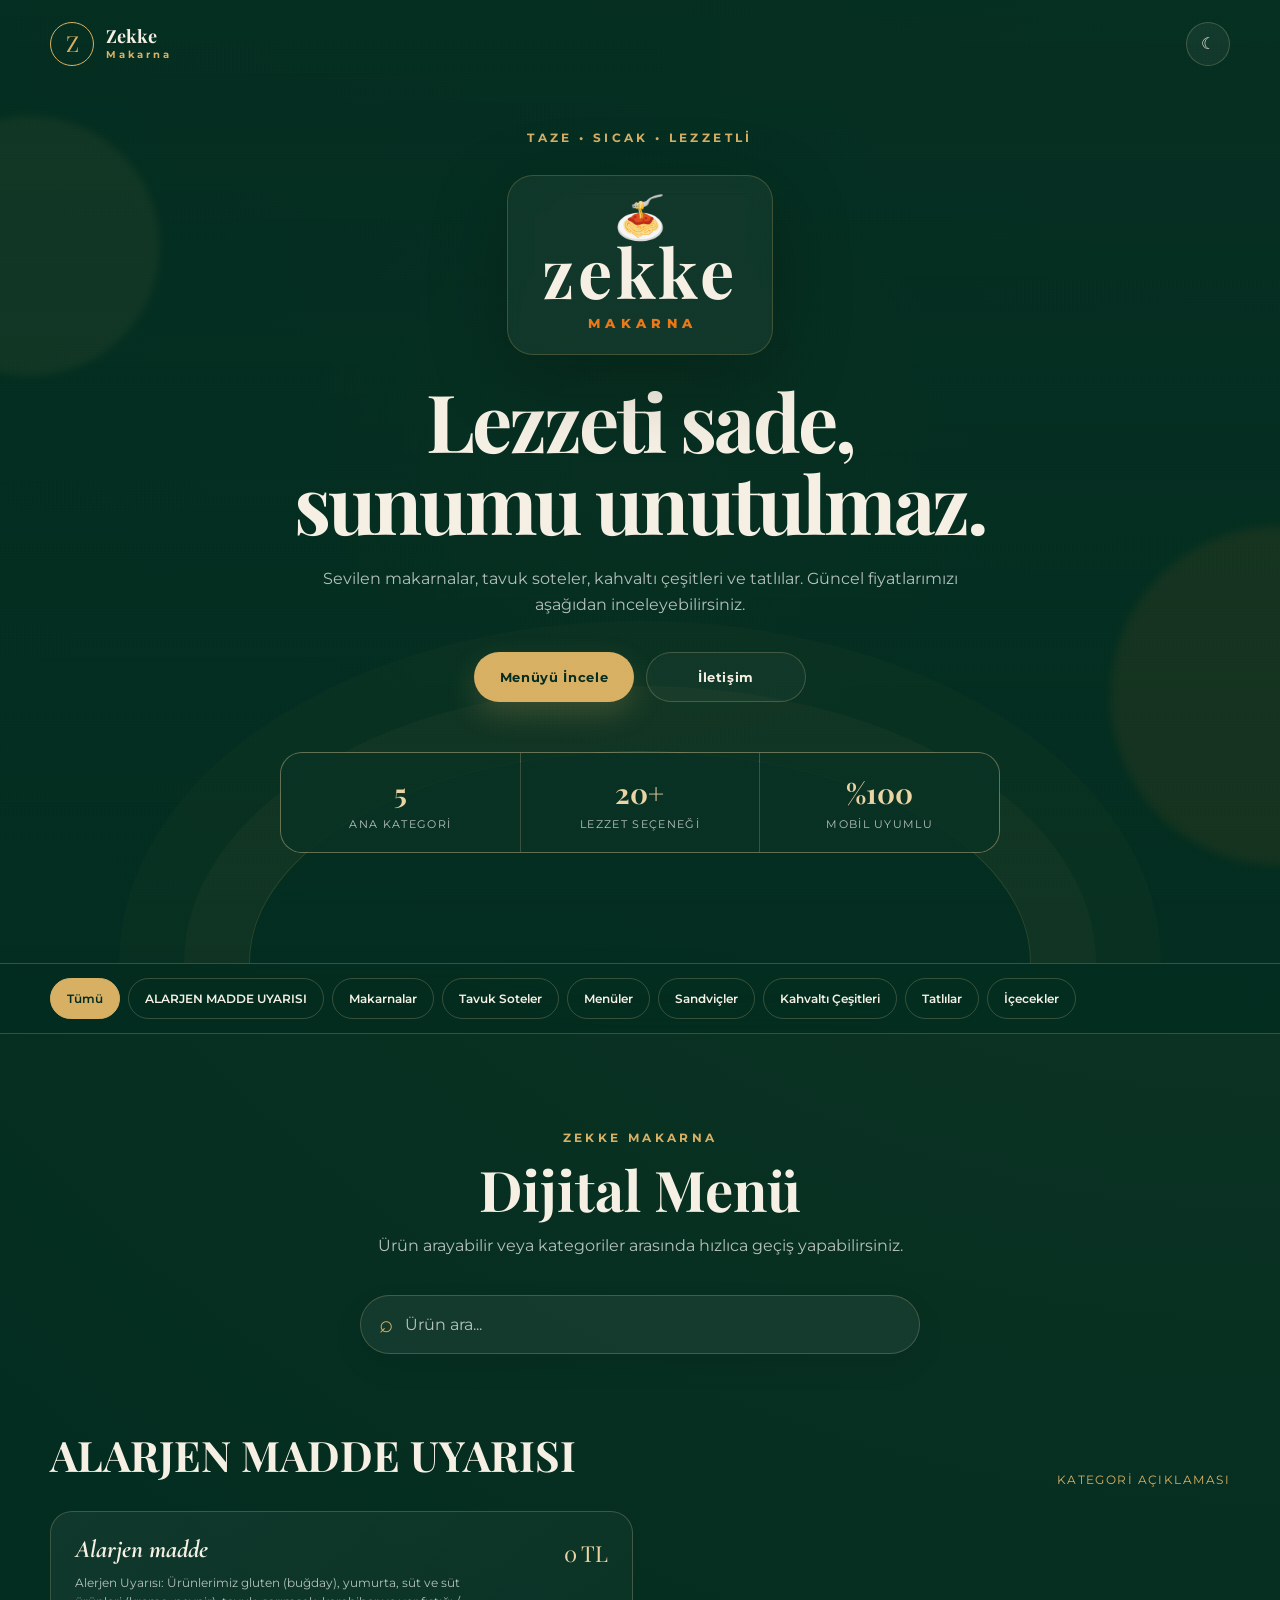
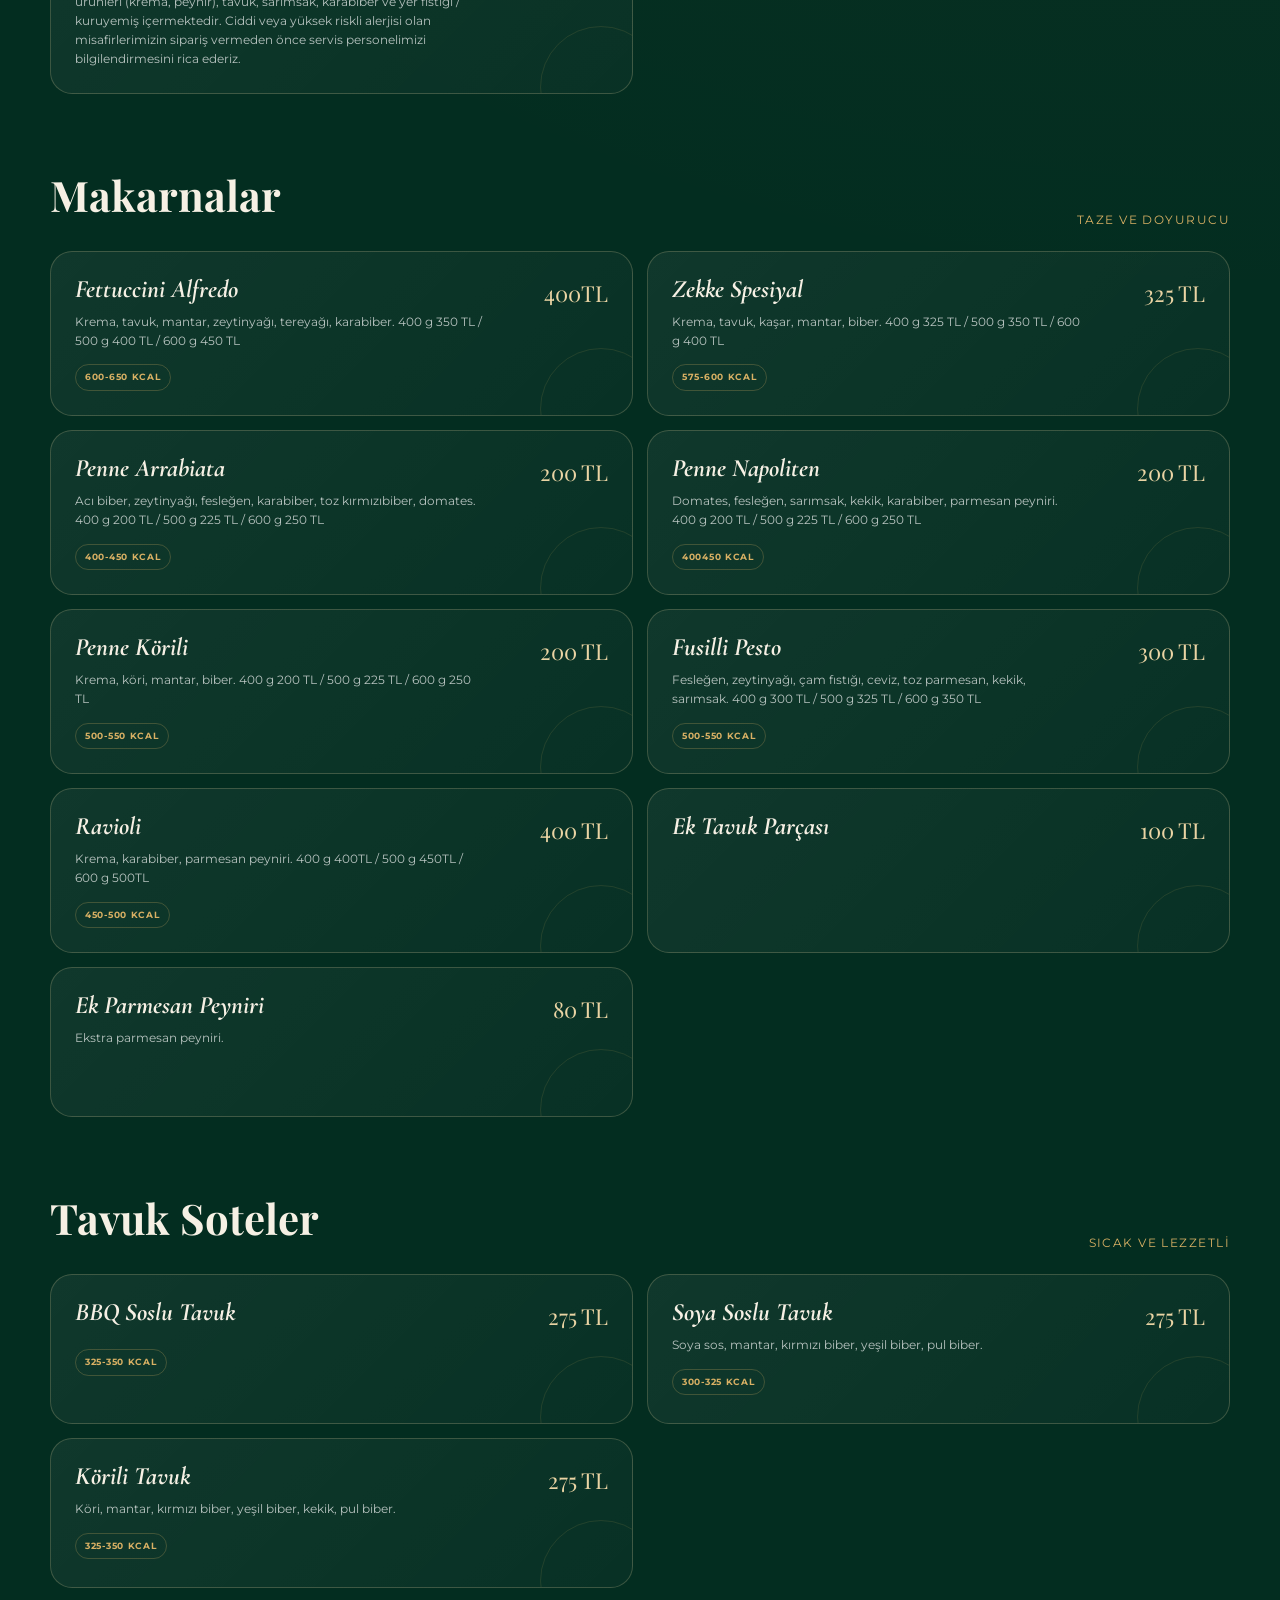
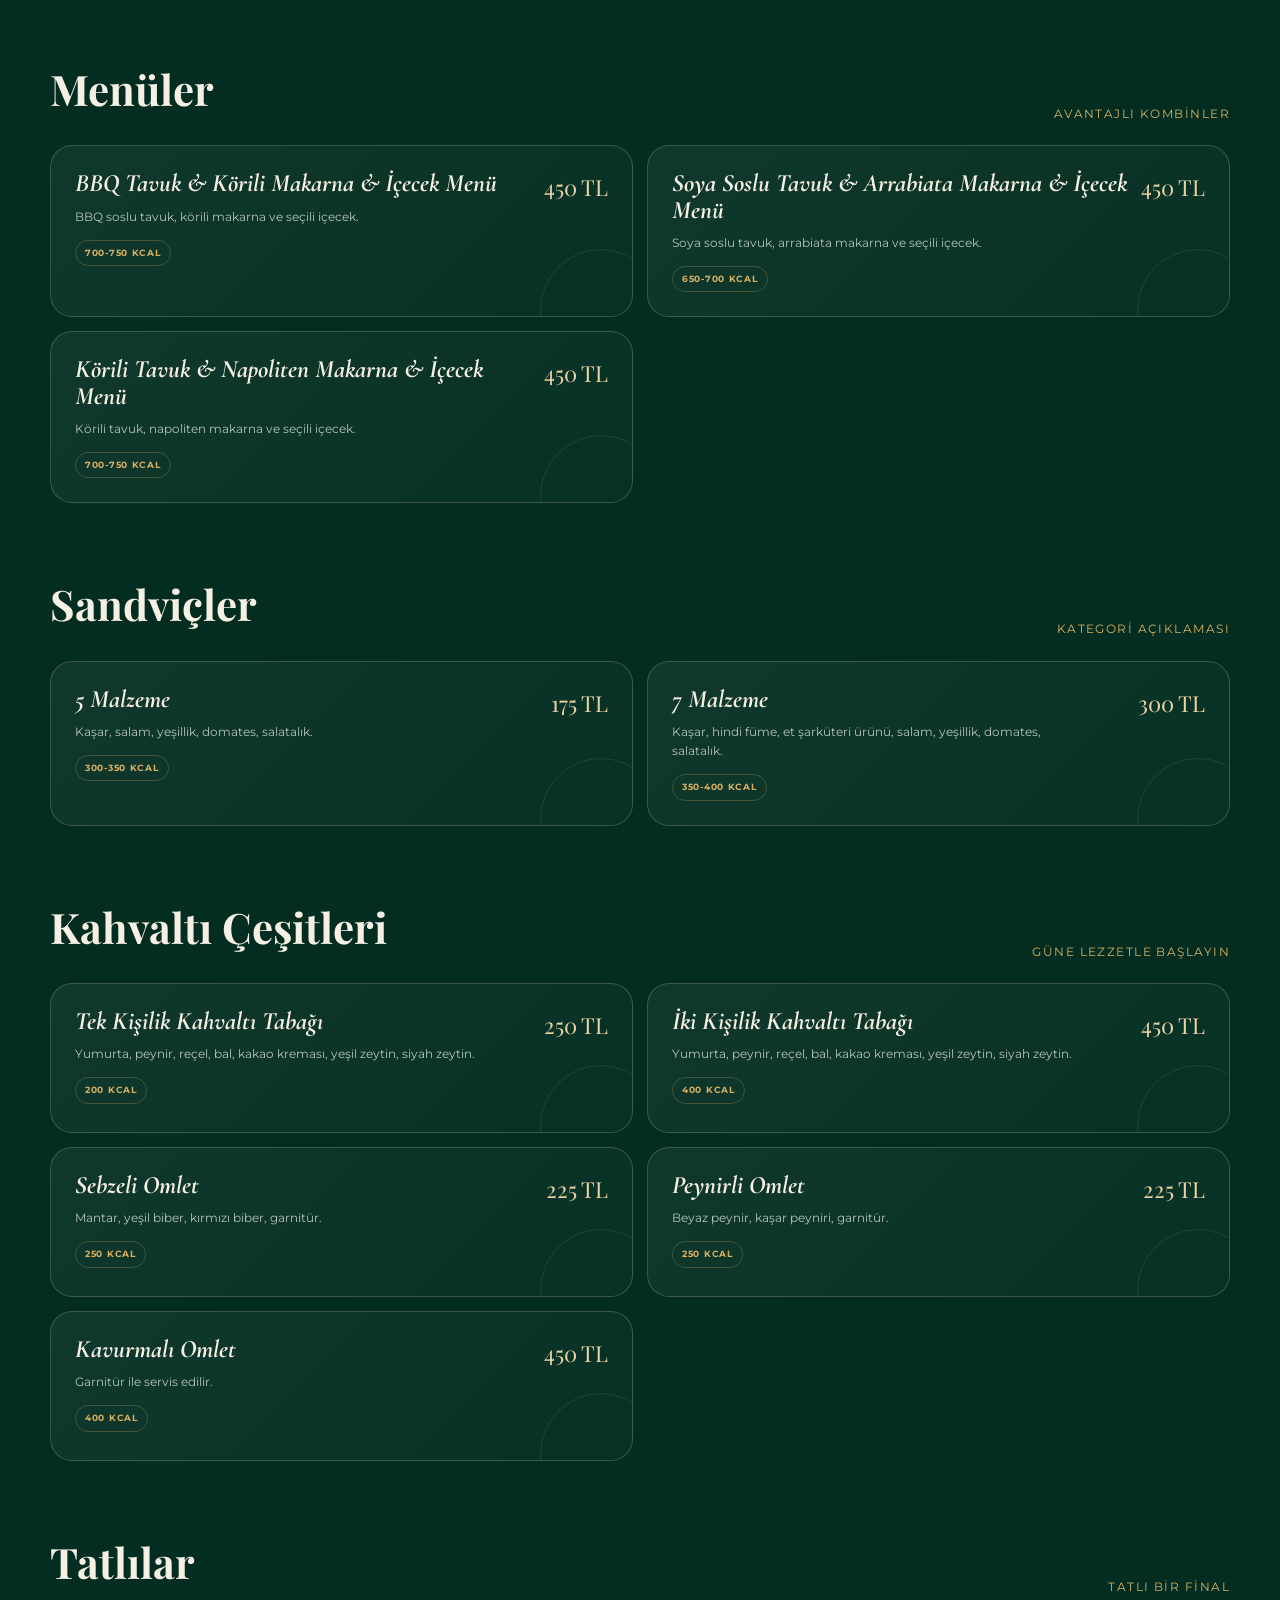
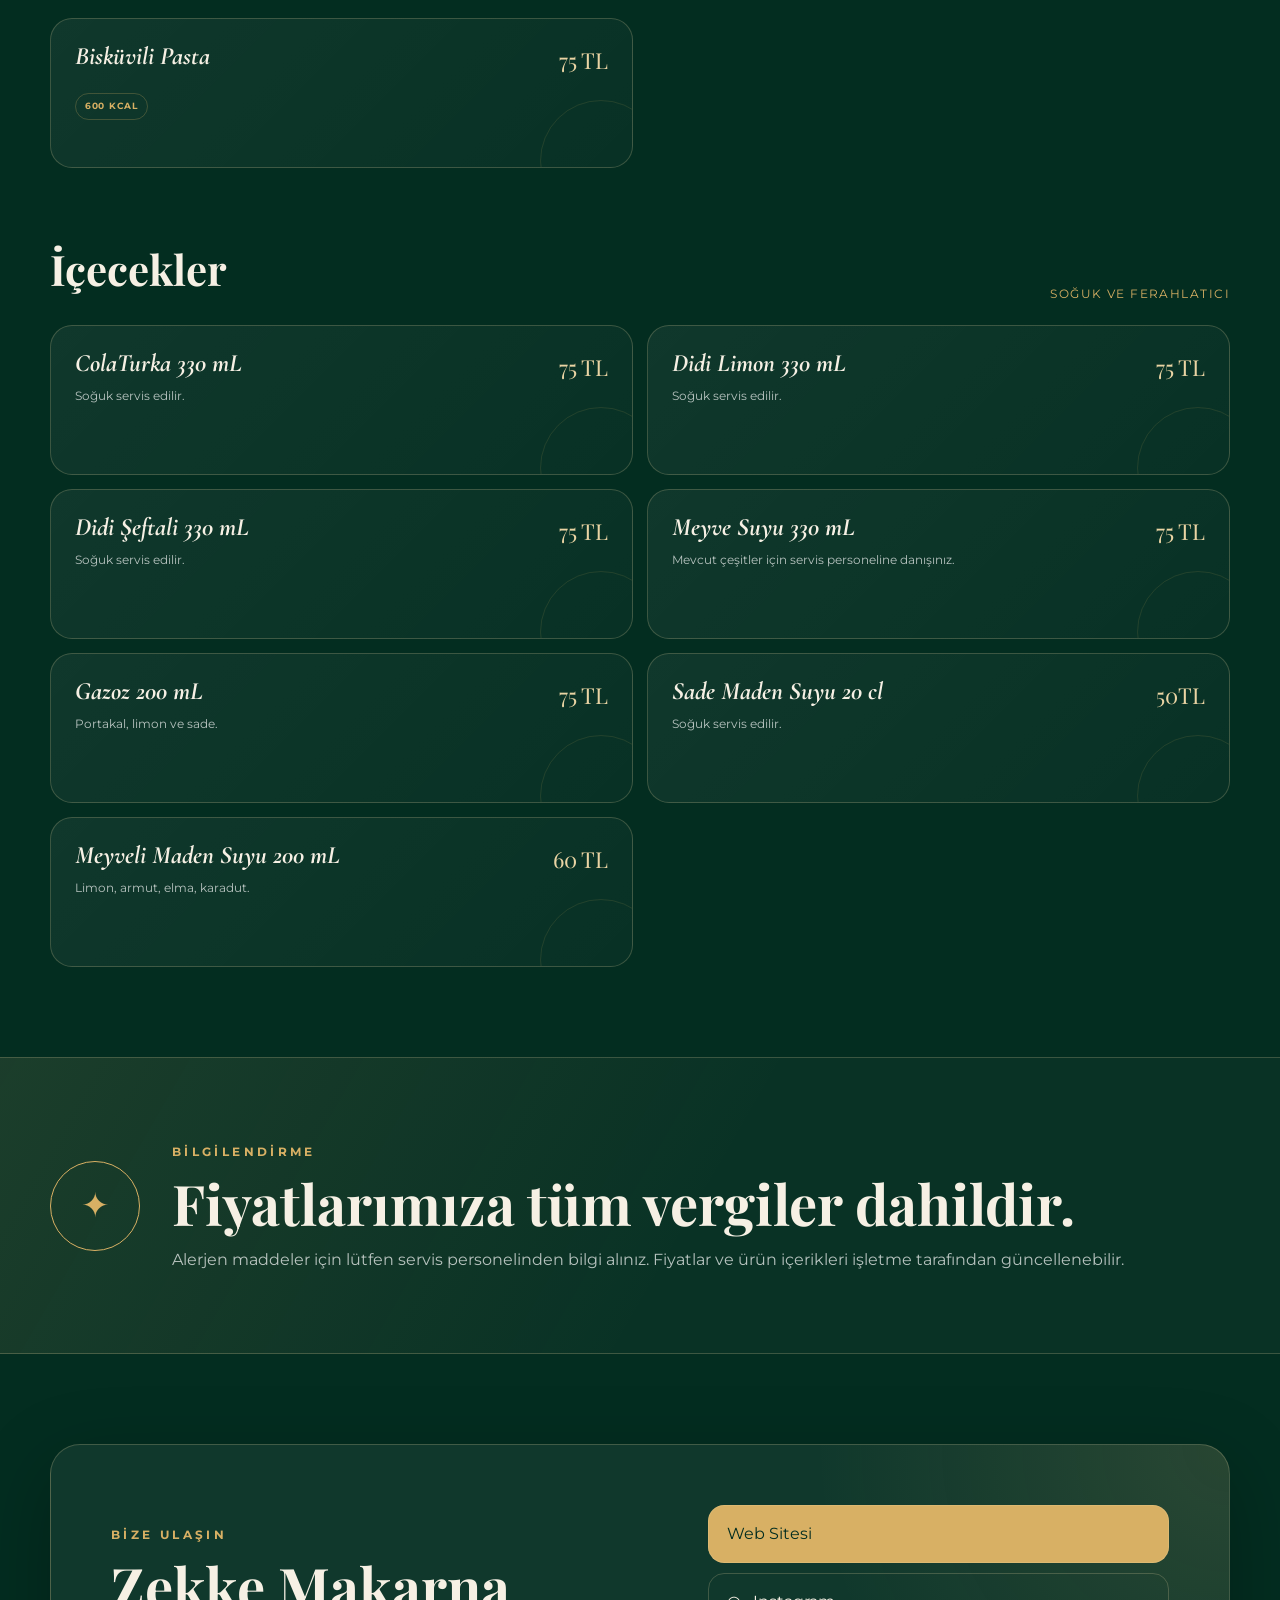
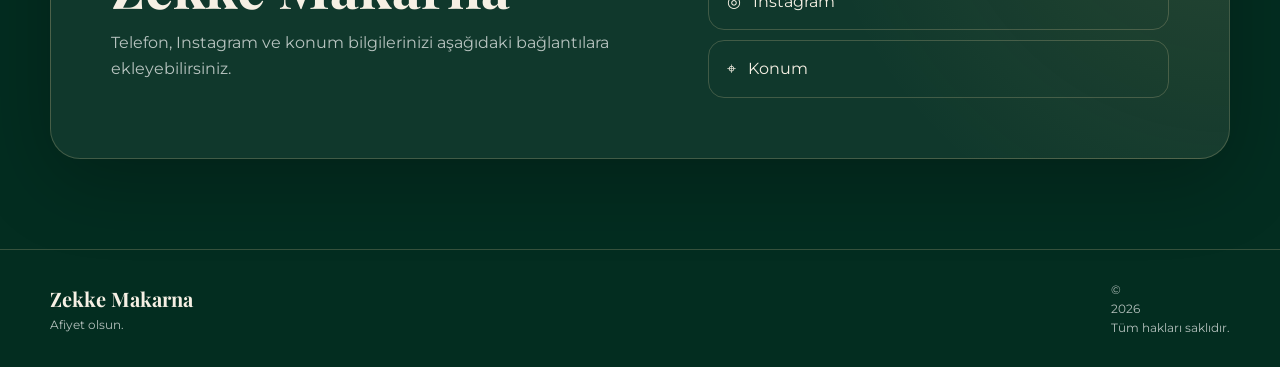
<file: index.html>
<!DOCTYPE html>
<html lang="tr">
<head>
  <meta charset="UTF-8" />
  <meta name="viewport" content="width=device-width, initial-scale=1.0" />
  <meta name="theme-color" content="#063d2b" />
  <meta name="description" content="Zekke Makarna dijital menü" />

  <title>Zekke Makarna | Dijital Menü</title>

  <link rel="preconnect" href="https://fonts.googleapis.com" />
  <link rel="preconnect" href="https://fonts.gstatic.com" crossorigin />
  <link
    href="https://fonts.googleapis.com/css2?family=Cormorant+Garamond:ital,wght@0,500;0,600;1,500;1,600&family=Montserrat:wght@400;500;600;700&family=Playfair+Display:wght@600;700&display=swap"
    rel="stylesheet"
  />

  <link rel="stylesheet" href="style.css" />
</head>

<body>
  <div class="page-noise" aria-hidden="true"></div>

  <header class="hero">
    <div class="hero__glow hero__glow--one"></div>
    <div class="hero__glow hero__glow--two"></div>

    <nav class="topbar container" aria-label="Üst menü">
      <a class="brand-mini" href="#top" aria-label="Zekke Makarna ana sayfa">
        <span class="brand-mini__mark">Z</span>
        <span>
          <strong>Zekke</strong>
          <small>Makarna</small>
        </span>
      </a>

      <button class="theme-toggle" id="themeToggle" type="button" aria-label="Tema değiştir">
        <span class="theme-toggle__icon">☾</span>
      </button>
    </nav>

    <div class="hero__content container" id="top">
      <div class="eyebrow">Taze • Sıcak • Lezzetli</div>

      <div class="logo-badge" aria-label="Zekke Makarna">
        <span class="logo-badge__fork">🍝</span>
        <span class="logo-badge__main">zekke</span>
        <span class="logo-badge__sub">MAKARNA</span>
      </div>

      <h1>Lezzeti sade,<br />sunumu unutulmaz.</h1>

      <p class="hero__text">
        Sevilen makarnalar, tavuk soteler, kahvaltı çeşitleri ve tatlılar.
        Güncel fiyatlarımızı aşağıdan inceleyebilirsiniz.
      </p>

      <div class="hero__actions">
        <a class="button button--gold" href="#menu">Menüyü İncele</a>
        <a class="button button--ghost" href="#contact">İletişim</a>
      </div>

      <div class="hero__facts">
        <div>
          <strong>5</strong>
          <span>Ana kategori</span>
        </div>
        <div>
          <strong>20+</strong>
          <span>Lezzet seçeneği</span>
        </div>
        <div>
          <strong>%100</strong>
          <span>Mobil uyumlu</span>
        </div>
      </div>
    </div>
  </header>

  <main>
    <section class="category-bar" aria-label="Menü kategorileri">
      <div class="container category-bar__inner" id="categoryButtons"></div>
    </section>

    <section class="menu-section container" id="menu">
      <div class="section-heading">
        <span class="section-kicker">Zekke Makarna</span>
        <h2>Dijital Menü</h2>
        <p>
          Ürün arayabilir veya kategoriler arasında hızlıca geçiş yapabilirsiniz.
        </p>
      </div>

      <div class="search-wrap">
        <span aria-hidden="true">⌕</span>
        <input
          type="search"
          id="searchInput"
          placeholder="Ürün ara..."
          autocomplete="off"
          aria-label="Menüde ürün ara"
        />
      </div>

      <div id="menuRoot"></div>

      <div class="empty-state" id="emptyState" hidden>
        <span>🍽️</span>
        <h3>Aradığınız ürün bulunamadı</h3>
        <p>Başka bir ürün adı deneyebilirsiniz.</p>
      </div>
    </section>

    <section class="info-banner">
      <div class="container info-banner__grid">
        <div class="info-banner__icon">✦</div>
        <div>
          <span class="section-kicker">Bilgilendirme</span>
          <h2>Fiyatlarımıza tüm vergiler dahildir.</h2>
          <p>
            Alerjen maddeler için lütfen servis personelinden bilgi alınız.
            Fiyatlar ve ürün içerikleri işletme tarafından güncellenebilir.
          </p>
        </div>
      </div>
    </section>

    <section class="contact-section container" id="contact">
      <div class="contact-card">
        <div>
          <span class="section-kicker">Bize Ulaşın</span>
          <h2>Zekke Makarna</h2>
          <p>
            Telefon, Instagram ve konum bilgilerinizi aşağıdaki bağlantılara
            ekleyebilirsiniz.
          </p>
        </div>

        <div class="contact-links">
          <!-- Aşağıdaki # işaretlerini kendi bağlantılarınızla değiştirin -->
          <a href="https://share.google/eYxhDRFVnatbPdo00" aria-label="Web Sitesi"><span>Web Sitesi</span></a>
          <a href="https://www.instagram.com/zekkemakarna/" aria-label="Instagram">◎ <span>Instagram</span></a>
          <a href="https://www.google.com/maps?gs_lcrp=EgZjaHJvbWUqBggAECMYJzIGCAAQIxgnMhAIARAuGK8BGMcBGIAEGI4FMgcIAhAAGO8FMgoIAxAAGIAEGKIEMgcIBBAAGO8FMgYIBRBFGDwyBggGEEUYPDIGCAcQRRg80gEINDAzN2owajeoAgCwAgA&um=1&ie=UTF-8&fb=1&gl=tr&sa=X&geocode=KSkO6QcfxcoUMYr3eGqU4LjA&daddr=Cevizli,+Bayraktar+Sk.+NO:7,+34865+Kartal/%C4%B0stanbul" aria-label="Konum">⌖ <span>Konum</span></a>
        </div>
      </div>
    </section>
  </main>

  <footer>
    <div class="container footer__inner">
      <div>
        <strong>Zekke Makarna</strong>
        <span>Afiyet olsun.</span>
      </div>
      <p>© <span id="year"></span> Tüm hakları saklıdır.</p>
    </div>
  </footer>

  <button class="back-to-top" id="backToTop" type="button" aria-label="Yukarı çık">
    ↑
  </button>

  <script src="script.js"></script>
</body>
</html>
</file>
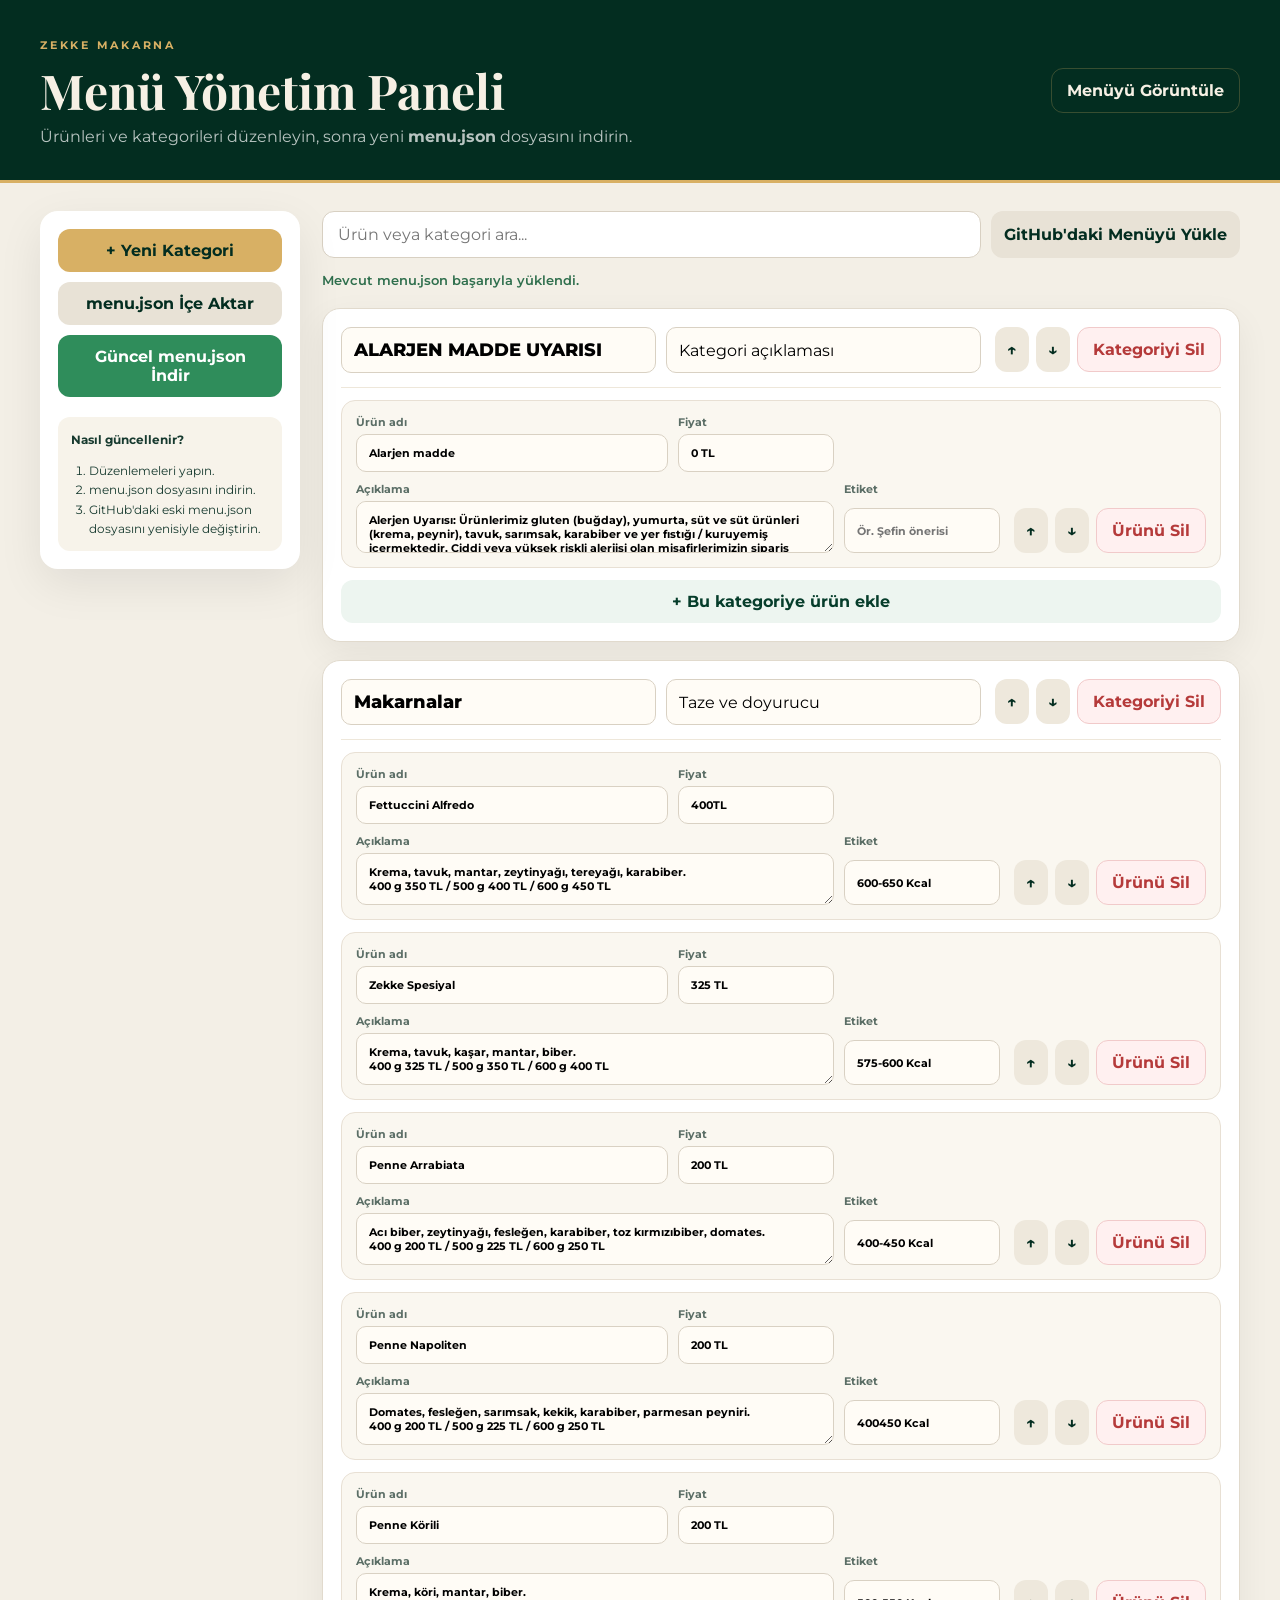
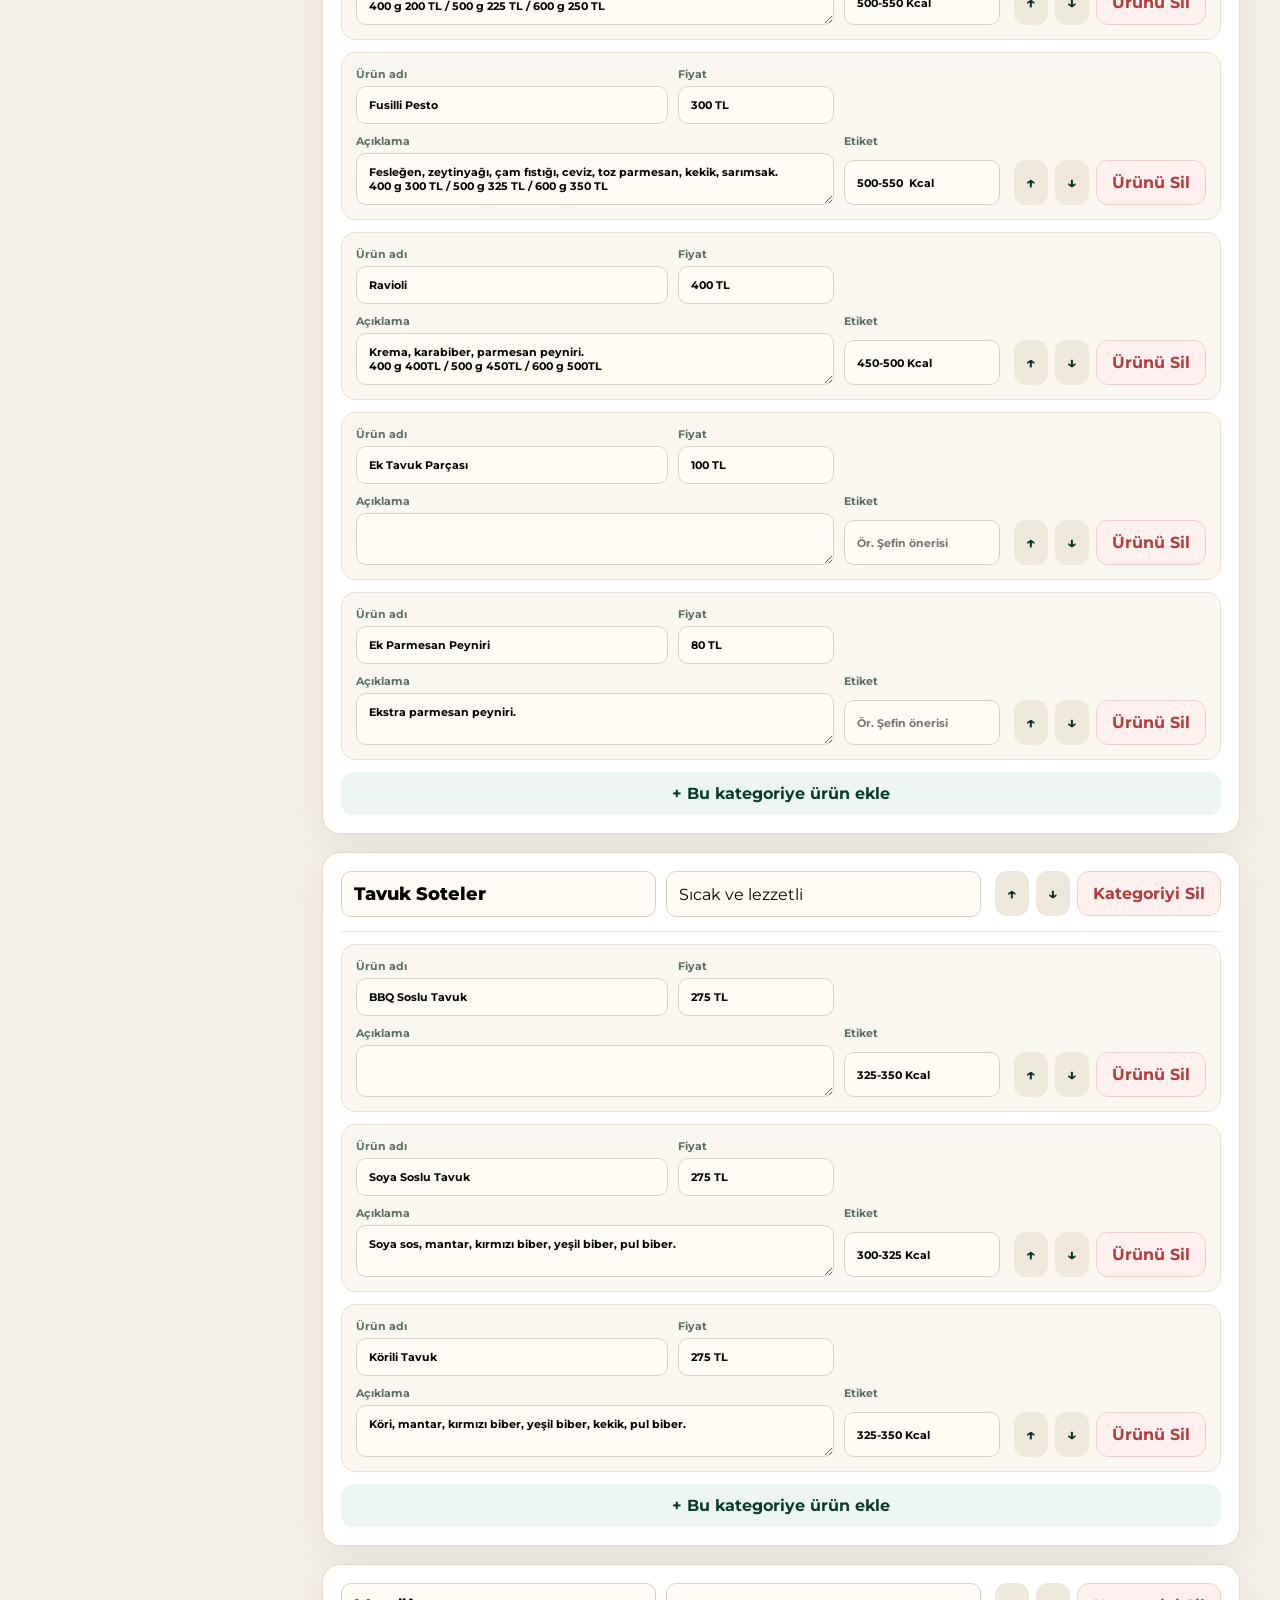
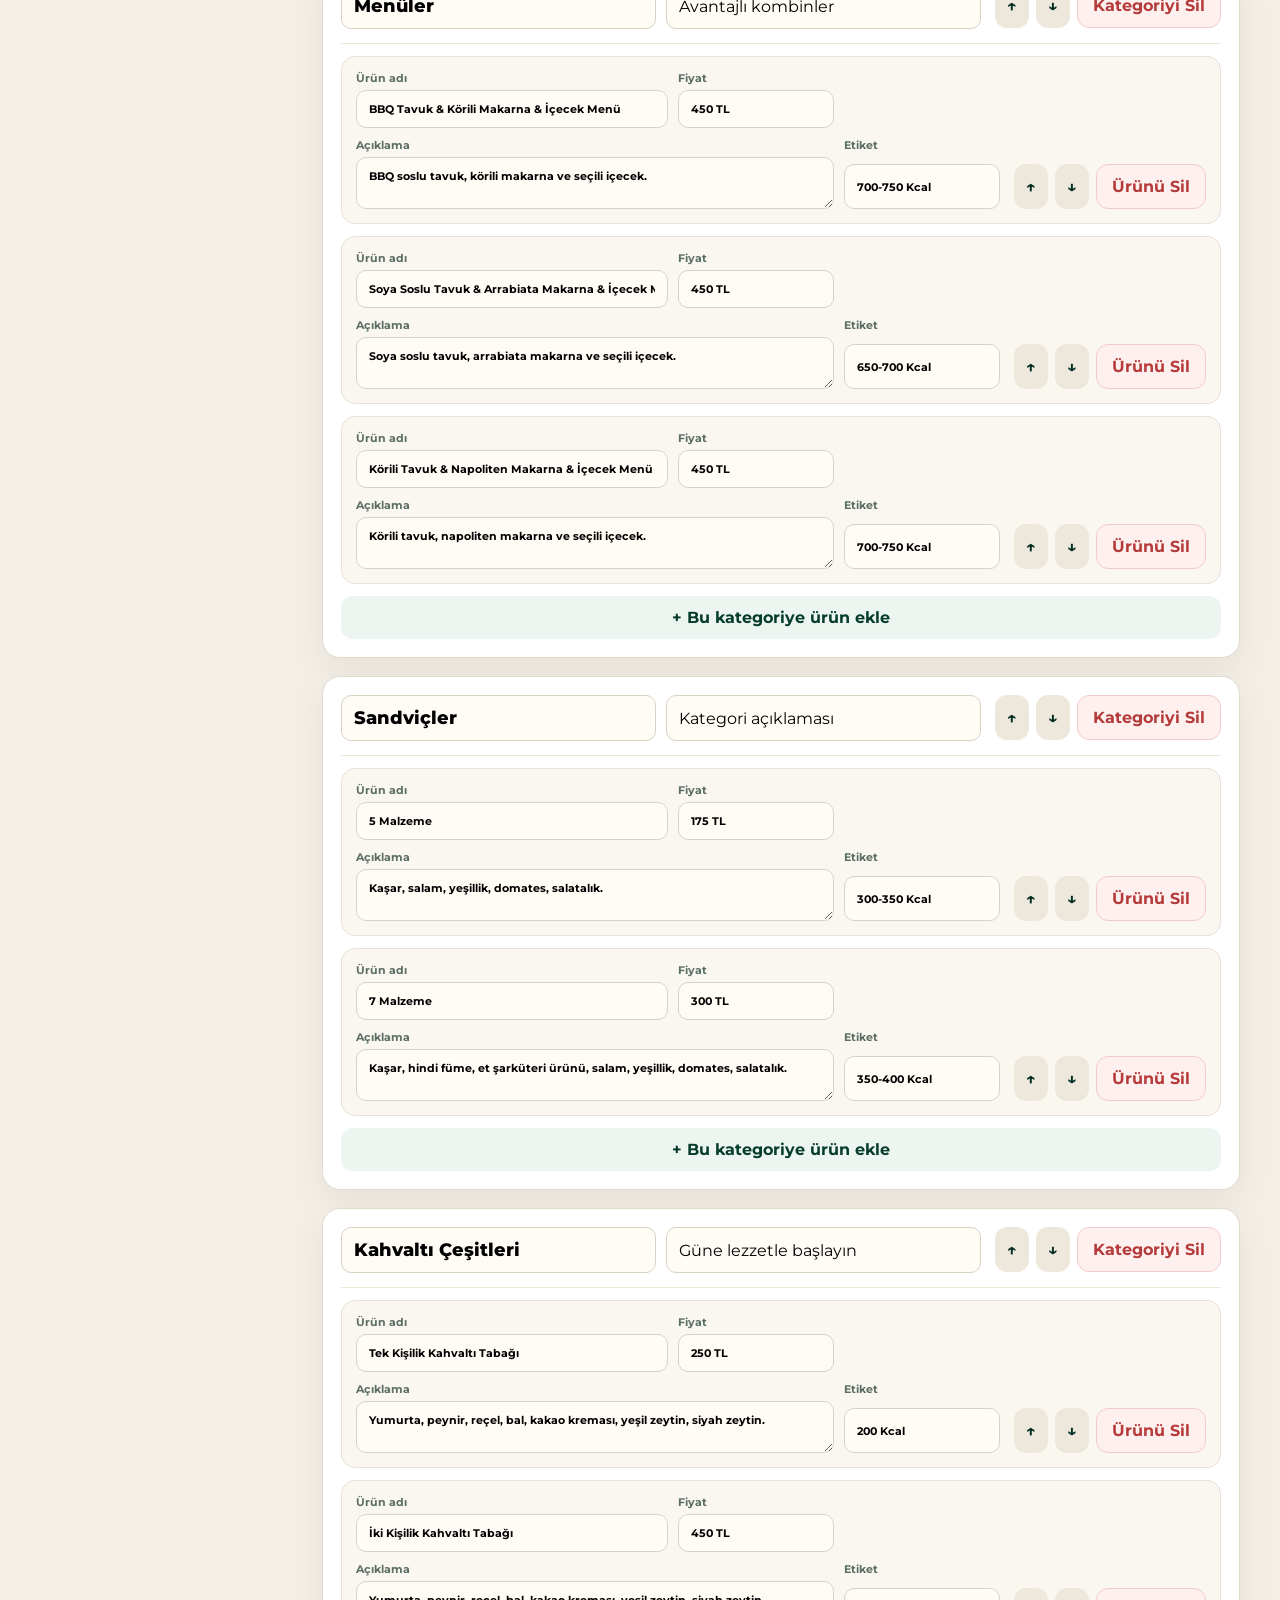
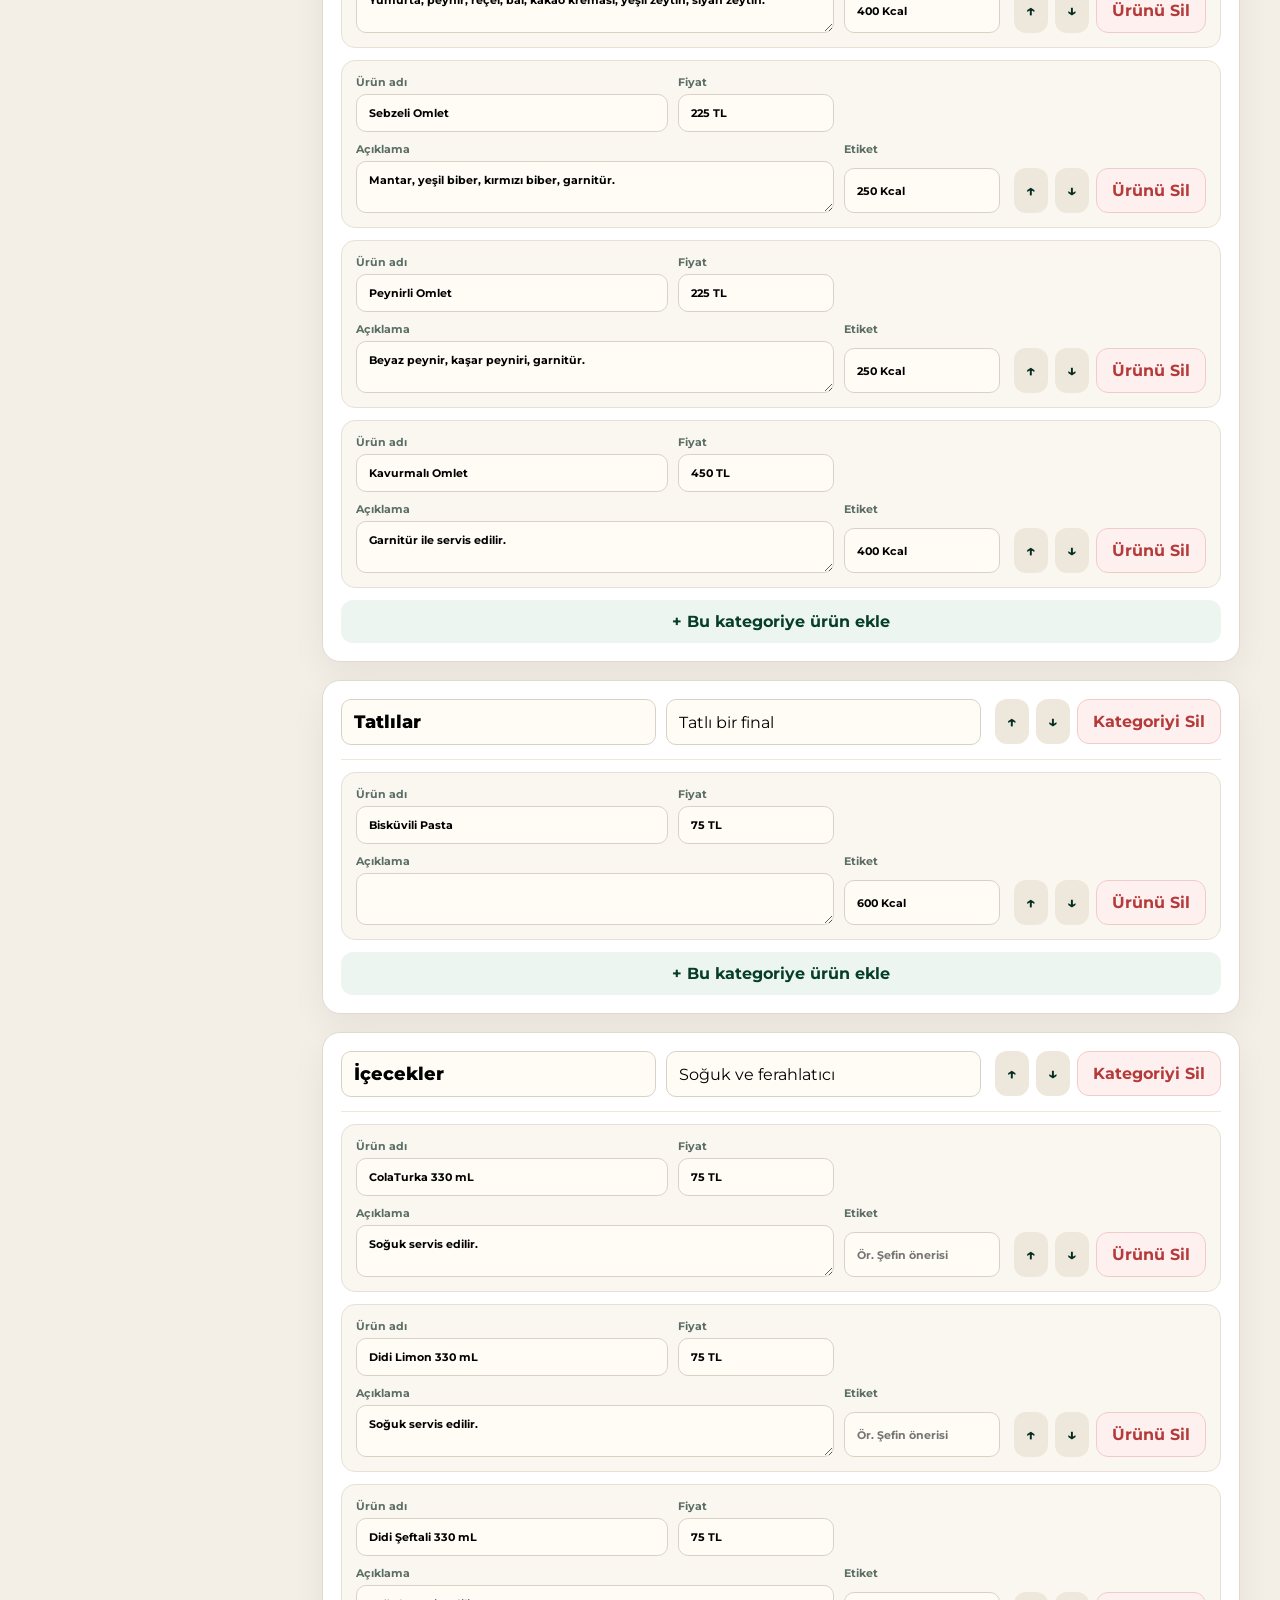
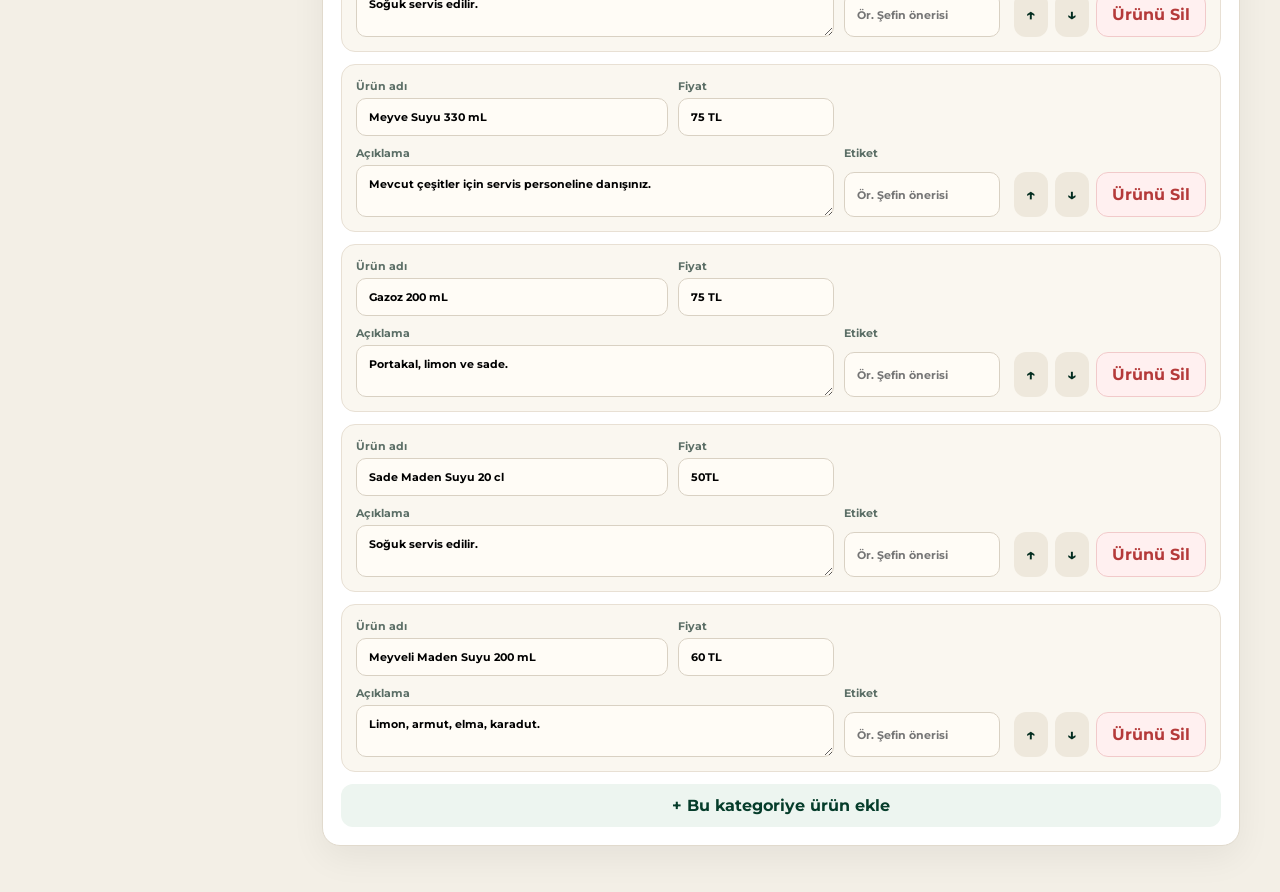
<file: admin.html>
<!DOCTYPE html>
<html lang="tr">
<head>
  <meta charset="UTF-8">
  <meta name="viewport" content="width=device-width, initial-scale=1.0">
  <title>Zekke Menü Yönetim Paneli</title>
  <link rel="preconnect" href="https://fonts.googleapis.com">
  <link rel="preconnect" href="https://fonts.gstatic.com" crossorigin>
  <link href="https://fonts.googleapis.com/css2?family=Montserrat:wght@400;500;600;700&family=Playfair+Display:wght@600;700&display=swap" rel="stylesheet">
  <link rel="stylesheet" href="admin.css">
</head>
<body>
  <header class="admin-header">
    <div>
      <span class="kicker">ZEKKE MAKARNA</span>
      <h1>Menü Yönetim Paneli</h1>
      <p>Ürünleri ve kategorileri düzenleyin, sonra yeni <strong>menu.json</strong> dosyasını indirin.</p>
    </div>
    <a class="ghost-btn" href="index.html" target="_blank">Menüyü Görüntüle</a>
  </header>

  <main class="admin-layout">
    <aside class="sidebar">
      <button class="primary-btn" id="addCategoryBtn">+ Yeni Kategori</button>
      <button class="secondary-btn" id="importBtn">menu.json İçe Aktar</button>
      <input id="fileInput" type="file" accept=".json,application/json" hidden>
      <button class="success-btn" id="downloadBtn">Güncel menu.json İndir</button>

      <div class="help">
        <strong>Nasıl güncellenir?</strong>
        <ol>
          <li>Düzenlemeleri yapın.</li>
          <li>menu.json dosyasını indirin.</li>
          <li>GitHub'daki eski menu.json dosyasını yenisiyle değiştirin.</li>
        </ol>
      </div>
    </aside>

    <section class="content">
      <div class="toolbar">
        <input id="adminSearch" type="search" placeholder="Ürün veya kategori ara...">
        <button class="secondary-btn small" id="loadServerBtn">GitHub'daki Menüyü Yükle</button>
      </div>

      <div id="status" class="status"></div>
      <div id="categories"></div>
    </section>
  </main>

  <template id="categoryTemplate">
    <section class="category-card">
      <div class="category-head">
        <div class="category-fields">
          <input class="category-title" placeholder="Kategori adı">
          <input class="category-subtitle" placeholder="Kategori alt başlığı">
        </div>
        <div class="head-actions">
          <button class="icon-btn move-up" title="Yukarı taşı">↑</button>
          <button class="icon-btn move-down" title="Aşağı taşı">↓</button>
          <button class="danger-btn delete-category">Kategoriyi Sil</button>
        </div>
      </div>
      <div class="items"></div>
      <button class="add-item-btn">+ Bu kategoriye ürün ekle</button>
    </section>
  </template>

  <template id="itemTemplate">
    <article class="item-card">
      <div class="item-grid">
        <label>Ürün adı<input class="item-name" placeholder="Ör. Penne Arrabiata"></label>
        <label>Fiyat<input class="item-price" placeholder="Ör. 250 TL"></label>
        <label class="wide">Açıklama<textarea class="item-description" rows="2"></textarea></label>
        <label>Etiket<input class="item-badge" placeholder="Ör. Şefin önerisi"></label>
      </div>
      <div class="item-actions">
        <button class="icon-btn item-up" title="Yukarı taşı">↑</button>
        <button class="icon-btn item-down" title="Aşağı taşı">↓</button>
        <button class="danger-btn delete-item">Ürünü Sil</button>
      </div>
    </article>
  </template>

  <script src="admin.js"></script>
</body>
</html>
</file>
<file: style.css>
:root {
  --green-950: #032d20;
  --green-900: #063d2b;
  --green-850: #084733;
  --green-800: #0b523b;
  --cream: #f6f0e4;
  --cream-2: #fffaf1;
  --gold: #d8b064;
  --gold-soft: #ead4a4;
  --orange: #e97819;
  --white: #ffffff;
  --text-muted: rgba(255, 255, 255, 0.7);
  --line: rgba(234, 212, 164, 0.22);
  --card: rgba(255, 255, 255, 0.055);
  --shadow: 0 22px 80px rgba(0, 0, 0, 0.24);
  --radius-xl: 30px;
  --radius-lg: 22px;
  --radius-md: 16px;
  --container: 1180px;
}

* {
  box-sizing: border-box;
}

html {
  scroll-behavior: smooth;
}

body {
  margin: 0;
  color: var(--cream);
  background:
    radial-gradient(circle at top right, rgba(216, 176, 100, 0.08), transparent 28%),
    var(--green-950);
  font-family: "Montserrat", sans-serif;
  line-height: 1.6;
  overflow-x: hidden;
}

body.light {
  --cream: #193d31;
  --cream-2: #17392e;
  --text-muted: rgba(25, 61, 49, 0.72);
  --line: rgba(6, 61, 43, 0.15);
  --card: rgba(255, 255, 255, 0.72);
  color: var(--green-950);
  background: #f5f0e5;
}

button,
input {
  font: inherit;
}

a {
  color: inherit;
  text-decoration: none;
}

.container {
  width: min(calc(100% - 32px), var(--container));
  margin-inline: auto;
}

.page-noise {
  position: fixed;
  inset: 0;
  pointer-events: none;
  opacity: 0.035;
  z-index: 999;
  background-image:
    repeating-linear-gradient(0deg, transparent, transparent 2px, #fff 3px),
    repeating-linear-gradient(90deg, transparent, transparent 3px, #fff 4px);
  mix-blend-mode: soft-light;
}

.hero {
  min-height: 92vh;
  position: relative;
  overflow: hidden;
  display: flex;
  flex-direction: column;
  background:
    linear-gradient(rgba(3, 45, 32, 0.82), rgba(3, 45, 32, 0.95)),
    radial-gradient(circle at center, rgba(233, 120, 25, 0.15), transparent 42%);
  border-bottom: 1px solid var(--line);
}

.hero::after {
  content: "";
  position: absolute;
  left: 50%;
  bottom: -210px;
  width: 780px;
  height: 420px;
  transform: translateX(-50%);
  border-radius: 50%;
  border: 1px solid rgba(216, 176, 100, 0.18);
  box-shadow:
    0 0 0 65px rgba(216, 176, 100, 0.035),
    0 0 0 130px rgba(216, 176, 100, 0.025);
}

.hero__glow {
  position: absolute;
  border-radius: 50%;
  filter: blur(4px);
  opacity: 0.6;
}

.hero__glow--one {
  width: 260px;
  height: 260px;
  top: 12%;
  left: -100px;
  background: rgba(216, 176, 100, 0.11);
}

.hero__glow--two {
  width: 340px;
  height: 340px;
  right: -170px;
  bottom: 10%;
  background: rgba(233, 120, 25, 0.12);
}

.topbar {
  height: 88px;
  display: flex;
  justify-content: space-between;
  align-items: center;
  position: relative;
  z-index: 5;
}

.brand-mini {
  display: flex;
  align-items: center;
  gap: 12px;
}

.brand-mini__mark {
  display: grid;
  place-items: center;
  width: 44px;
  height: 44px;
  border: 1px solid var(--gold);
  border-radius: 50%;
  color: var(--gold);
  font-family: "Playfair Display", serif;
  font-size: 22px;
}

.brand-mini strong,
.brand-mini small {
  display: block;
  line-height: 1.05;
}

.brand-mini strong {
  font-family: "Playfair Display", serif;
  font-size: 18px;
}

.brand-mini small {
  margin-top: 4px;
  color: var(--gold);
  font-size: 10px;
  font-weight: 700;
  letter-spacing: 0.28em;
}

.theme-toggle {
  width: 44px;
  height: 44px;
  border: 1px solid var(--line);
  border-radius: 50%;
  background: rgba(255, 255, 255, 0.05);
  color: var(--cream);
  cursor: pointer;
  transition: 0.25s ease;
}

.theme-toggle:hover {
  border-color: var(--gold);
  transform: translateY(-2px);
}

.hero__content {
  flex: 1;
  position: relative;
  z-index: 3;
  display: flex;
  flex-direction: column;
  align-items: center;
  justify-content: center;
  text-align: center;
  padding: 40px 0 110px;
}

.eyebrow,
.section-kicker {
  color: var(--gold);
  font-size: 12px;
  font-weight: 700;
  letter-spacing: 0.28em;
  text-transform: uppercase;
}

.logo-badge {
  margin: 28px 0 24px;
  display: inline-flex;
  flex-direction: column;
  align-items: center;
  padding: 20px 34px;
  border-radius: 26px;
  border: 1px solid rgba(216, 176, 100, 0.24);
  background: rgba(255, 255, 255, 0.045);
  box-shadow: var(--shadow);
  backdrop-filter: blur(10px);
}

.logo-badge__fork {
  font-size: 42px;
  line-height: 1;
  margin-bottom: 2px;
}

.logo-badge__main {
  font-family: "Playfair Display", serif;
  font-weight: 700;
  font-size: clamp(42px, 8vw, 68px);
  line-height: 0.9;
  letter-spacing: 0.06em;
}

.logo-badge__sub {
  color: var(--orange);
  font-weight: 800;
  font-size: 13px;
  letter-spacing: 0.42em;
  margin-top: 12px;
  margin-left: 0.42em;
}

.hero h1 {
  max-width: 840px;
  margin: 0;
  font-family: "Playfair Display", serif;
  font-size: clamp(42px, 8vw, 80px);
  line-height: 1.02;
  letter-spacing: -0.035em;
}

.hero__text {
  max-width: 660px;
  margin: 24px auto 0;
  color: var(--text-muted);
  font-size: 16px;
}

.hero__actions {
  display: flex;
  flex-wrap: wrap;
  justify-content: center;
  gap: 12px;
  margin-top: 34px;
}

.button {
  min-width: 160px;
  padding: 14px 22px;
  border-radius: 999px;
  border: 1px solid transparent;
  font-size: 13px;
  font-weight: 700;
  letter-spacing: 0.05em;
  transition: 0.25s ease;
}

.button:hover {
  transform: translateY(-3px);
}

.button--gold {
  background: var(--gold);
  color: var(--green-950);
  box-shadow: 0 12px 30px rgba(216, 176, 100, 0.2);
}

.button--ghost {
  border-color: var(--line);
  background: rgba(255, 255, 255, 0.03);
}

.hero__facts {
  margin-top: 50px;
  display: grid;
  grid-template-columns: repeat(3, 1fr);
  gap: 1px;
  width: min(720px, 100%);
  border: 1px solid var(--line);
  border-radius: var(--radius-lg);
  overflow: hidden;
  background: var(--line);
}

.hero__facts > div {
  padding: 18px 14px;
  background: rgba(3, 45, 32, 0.87);
}

.hero__facts strong,
.hero__facts span {
  display: block;
}

.hero__facts strong {
  color: var(--gold-soft);
  font-family: "Playfair Display", serif;
  font-size: 28px;
}

.hero__facts span {
  color: var(--text-muted);
  font-size: 11px;
  text-transform: uppercase;
  letter-spacing: 0.12em;
}

.category-bar {
  position: sticky;
  top: 0;
  z-index: 30;
  border-bottom: 1px solid var(--line);
  background: rgba(3, 45, 32, 0.86);
  backdrop-filter: blur(16px);
}

body.light .category-bar {
  background: rgba(245, 240, 229, 0.88);
}

.category-bar__inner {
  display: flex;
  gap: 8px;
  overflow-x: auto;
  padding-block: 14px;
  scrollbar-width: none;
}

.category-bar__inner::-webkit-scrollbar {
  display: none;
}

.category-chip {
  flex: 0 0 auto;
  border: 1px solid var(--line);
  border-radius: 999px;
  padding: 10px 16px;
  color: var(--cream);
  background: transparent;
  cursor: pointer;
  font-size: 12px;
  font-weight: 600;
  transition: 0.2s ease;
}

.category-chip:hover,
.category-chip.active {
  color: var(--green-950);
  background: var(--gold);
  border-color: var(--gold);
}

.menu-section {
  padding-block: 90px;
}

.section-heading {
  max-width: 720px;
  margin-inline: auto;
  text-align: center;
}

.section-heading h2,
.info-banner h2,
.contact-card h2 {
  margin: 8px 0 14px;
  font-family: "Playfair Display", serif;
  font-size: clamp(34px, 6vw, 56px);
  line-height: 1.1;
}

.section-heading p,
.contact-card p,
.info-banner p {
  margin: 0;
  color: var(--text-muted);
}

.search-wrap {
  width: min(560px, 100%);
  margin: 36px auto 54px;
  display: flex;
  align-items: center;
  gap: 12px;
  padding: 0 18px;
  border: 1px solid var(--line);
  border-radius: 999px;
  background: var(--card);
  box-shadow: 0 12px 30px rgba(0, 0, 0, 0.08);
}

.search-wrap span {
  color: var(--gold);
  font-size: 24px;
}

.search-wrap input {
  width: 100%;
  padding: 16px 0;
  border: 0;
  outline: 0;
  color: var(--cream);
  background: transparent;
}

.search-wrap input::placeholder {
  color: var(--text-muted);
}

.menu-category {
  margin-top: 68px;
  scroll-margin-top: 100px;
}

.menu-category__header {
  display: flex;
  align-items: end;
  justify-content: space-between;
  gap: 20px;
  margin-bottom: 22px;
}

.menu-category__header h3 {
  margin: 0;
  font-family: "Playfair Display", serif;
  font-size: clamp(30px, 5vw, 42px);
}

.menu-category__header span {
  color: var(--gold);
  font-size: 12px;
  letter-spacing: 0.12em;
  text-transform: uppercase;
}

.menu-grid {
  display: grid;
  grid-template-columns: repeat(2, minmax(0, 1fr));
  gap: 14px;
}

.menu-item {
  position: relative;
  overflow: hidden;
  display: grid;
  grid-template-columns: 1fr auto;
  gap: 14px;
  min-height: 150px;
  padding: 24px;
  border: 1px solid var(--line);
  border-radius: var(--radius-lg);
  background:
    linear-gradient(135deg, rgba(255, 255, 255, 0.055), rgba(255, 255, 255, 0.025));
  transition: 0.25s ease;
}

.menu-item::before {
  content: "";
  position: absolute;
  inset: auto -30px -55px auto;
  width: 120px;
  height: 120px;
  border-radius: 50%;
  border: 1px solid rgba(216, 176, 100, 0.12);
}

.menu-item:hover {
  transform: translateY(-4px);
  border-color: rgba(216, 176, 100, 0.48);
  box-shadow: 0 18px 55px rgba(0, 0, 0, 0.14);
}

.menu-item__content {
  position: relative;
  z-index: 1;
}

.menu-item h4 {
  margin: 0;
  font-family: "Cormorant Garamond", serif;
  font-style: italic;
  font-size: 25px;
  line-height: 1.05;
}

.menu-item p {
  margin: 10px 0 0;
  max-width: 90%;
  color: var(--text-muted);
  font-size: 12px;
  line-height: 1.6;
}

.menu-item__price {
  position: relative;
  z-index: 1;
  align-self: start;
  white-space: nowrap;
  color: var(--gold-soft);
  font-family: "Playfair Display", serif;
  font-size: 22px;
}

.menu-item__badge {
  display: inline-flex;
  margin-top: 14px;
  padding: 5px 9px;
  border: 1px solid rgba(216, 176, 100, 0.25);
  border-radius: 999px;
  color: var(--gold);
  font-size: 9px;
  font-weight: 700;
  letter-spacing: 0.08em;
  text-transform: uppercase;
}

.info-banner {
  padding: 80px 0;
  border-block: 1px solid var(--line);
  background:
    linear-gradient(120deg, rgba(216, 176, 100, 0.09), transparent 55%),
    rgba(255, 255, 255, 0.025);
}

.info-banner__grid {
  display: grid;
  grid-template-columns: 90px 1fr;
  align-items: center;
  gap: 32px;
}

.info-banner__icon {
  display: grid;
  place-items: center;
  width: 90px;
  height: 90px;
  border: 1px solid var(--gold);
  border-radius: 50%;
  color: var(--gold);
  font-size: 34px;
}

.contact-section {
  padding-block: 90px;
}

.contact-card {
  display: grid;
  grid-template-columns: 1.2fr 1fr;
  gap: 44px;
  align-items: center;
  padding: clamp(28px, 6vw, 60px);
  border: 1px solid var(--line);
  border-radius: var(--radius-xl);
  background:
    radial-gradient(circle at top right, rgba(216, 176, 100, 0.12), transparent 34%),
    var(--card);
  box-shadow: var(--shadow);
}

.contact-links {
  display: grid;
  gap: 10px;
}

.contact-links a {
  display: flex;
  align-items: center;
  gap: 12px;
  padding: 15px 18px;
  border: 1px solid var(--line);
  border-radius: var(--radius-md);
  transition: 0.2s ease;
}

.contact-links a:hover {
  border-color: var(--gold);
  transform: translateX(4px);
}

.contact-links a:first-child {
  color: var(--green-950);
  background: var(--gold);
}

footer {
  border-top: 1px solid var(--line);
  padding-block: 30px;
}

.footer__inner {
  display: flex;
  align-items: center;
  justify-content: space-between;
  gap: 20px;
}

.footer__inner strong,
.footer__inner span {
  display: block;
}

.footer__inner strong {
  font-family: "Playfair Display", serif;
  font-size: 20px;
}

.footer__inner span,
.footer__inner p {
  margin: 0;
  color: var(--text-muted);
  font-size: 12px;
}

.empty-state {
  padding: 72px 20px;
  text-align: center;
}

.empty-state span {
  font-size: 46px;
}

.empty-state h3 {
  margin: 12px 0 6px;
  font-family: "Playfair Display", serif;
  font-size: 30px;
}

.empty-state p {
  color: var(--text-muted);
}

.back-to-top {
  position: fixed;
  right: 20px;
  bottom: 20px;
  z-index: 50;
  width: 46px;
  height: 46px;
  border: 1px solid var(--line);
  border-radius: 50%;
  color: var(--green-950);
  background: var(--gold);
  cursor: pointer;
  opacity: 0;
  pointer-events: none;
  transform: translateY(10px);
  transition: 0.2s ease;
  box-shadow: 0 12px 30px rgba(0, 0, 0, 0.25);
}

.back-to-top.visible {
  opacity: 1;
  pointer-events: auto;
  transform: translateY(0);
}

.fade-in {
  animation: fadeIn 0.45s ease both;
}

@keyframes fadeIn {
  from {
    opacity: 0;
    transform: translateY(10px);
  }

  to {
    opacity: 1;
    transform: translateY(0);
  }
}

@media (max-width: 760px) {
  .hero {
    min-height: auto;
  }

  .hero__content {
    padding-top: 30px;
    padding-bottom: 80px;
  }

  .hero__facts {
    grid-template-columns: 1fr;
  }

  .menu-grid {
    grid-template-columns: 1fr;
  }

  .menu-item {
    min-height: 130px;
    padding: 20px;
  }

  .info-banner__grid,
  .contact-card {
    grid-template-columns: 1fr;
  }

  .info-banner__icon {
    width: 70px;
    height: 70px;
  }

  .footer__inner {
    align-items: flex-start;
    flex-direction: column;
  }
}

@media (max-width: 430px) {
  .container {
    width: min(calc(100% - 22px), var(--container));
  }

  .topbar {
    height: 72px;
  }

  .logo-badge {
    padding-inline: 24px;
  }

  .hero h1 {
    font-size: 42px;
  }

  .hero__actions {
    width: 100%;
  }

  .button {
    flex: 1;
    min-width: 0;
  }

  .menu-category__header {
    align-items: flex-start;
    flex-direction: column;
    gap: 4px;
  }

  .menu-item h4 {
    font-size: 23px;
  }

  .menu-item__price {
    font-size: 20px;
  }
}
</file>
<file: admin.css>
:root{
  --green:#063d2b; --green2:#032d20; --gold:#d8b064; --cream:#f6f0e4;
  --line:rgba(216,176,100,.25); --danger:#b53a3a; --success:#2f8d5b;
}
*{box-sizing:border-box}
body{margin:0;background:#f3efe6;color:#173a2f;font-family:Montserrat,sans-serif}
button,input,textarea{font:inherit}
button{cursor:pointer}
.admin-header{display:flex;justify-content:space-between;gap:24px;align-items:center;padding:34px max(24px,calc((100vw - 1200px)/2));background:var(--green2);color:var(--cream);border-bottom:3px solid var(--gold)}
.admin-header h1{margin:5px 0;font:700 clamp(30px,4vw,48px) "Playfair Display",serif}
.admin-header p{margin:0;color:rgba(255,255,255,.72)}
.kicker{color:var(--gold);font-size:11px;letter-spacing:.25em;font-weight:700}
.admin-layout{width:min(1200px,calc(100% - 30px));margin:28px auto;display:grid;grid-template-columns:260px 1fr;gap:22px}
.sidebar{position:sticky;top:20px;align-self:start;display:grid;gap:10px;padding:18px;background:white;border-radius:18px;box-shadow:0 15px 45px rgba(0,0,0,.08)}
.primary-btn,.secondary-btn,.success-btn,.ghost-btn,.danger-btn,.add-item-btn,.icon-btn{border:0;border-radius:12px;padding:12px 15px;font-weight:700}
.primary-btn{background:var(--gold);color:var(--green2)}
.secondary-btn{background:#e8e2d6;color:var(--green2)}
.success-btn{background:var(--success);color:white}
.ghost-btn{border:1px solid var(--line);color:var(--cream);text-decoration:none}
.danger-btn{background:#fff0f0;color:var(--danger);border:1px solid #f1caca}
.add-item-btn{width:100%;margin-top:12px;background:#edf5f0;color:var(--green)}
.icon-btn{padding:9px 12px;background:#eee8dc;color:var(--green2)}
.small{padding:10px 13px}
.help{margin-top:10px;padding:13px;background:#f7f3ea;border-radius:12px;font-size:12px;line-height:1.6}
.help ol{padding-left:18px;margin-bottom:0}
.content{min-width:0}
.toolbar{display:flex;gap:10px;margin-bottom:14px}
.toolbar input{flex:1;padding:13px 15px;border:1px solid #d8d0c2;border-radius:12px;background:white}
.status{min-height:24px;margin:7px 0 12px;font-size:13px;font-weight:600}
.category-card{margin-bottom:18px;padding:18px;background:white;border:1px solid #e1dacd;border-radius:18px;box-shadow:0 12px 35px rgba(0,0,0,.06)}
.category-head{display:flex;justify-content:space-between;gap:14px;align-items:flex-start;padding-bottom:14px;border-bottom:1px solid #eee7da}
.category-fields{display:grid;grid-template-columns:1fr 1fr;gap:10px;flex:1}
.category-fields input,.item-grid input,.item-grid textarea{width:100%;padding:11px 12px;border:1px solid #d9d1c3;border-radius:10px;background:#fffcf6}
.category-title{font-weight:800;font-size:18px}
.head-actions,.item-actions{display:flex;gap:7px}
.item-card{display:flex;gap:14px;align-items:end;margin-top:12px;padding:14px;background:#faf7f0;border:1px solid #e8e0d4;border-radius:14px}
.item-grid{display:grid;grid-template-columns:2fr 1fr 1fr;gap:10px;flex:1}
.item-grid label{display:grid;gap:5px;font-size:11px;font-weight:700;color:#5b6e66}
.item-grid .wide{grid-column:1/3}
.item-grid textarea{resize:vertical}
@media(max-width:850px){
 .admin-header{align-items:flex-start;flex-direction:column}
 .admin-layout{grid-template-columns:1fr}
 .sidebar{position:static}
 .category-head,.item-card{flex-direction:column;align-items:stretch}
 .category-fields,.item-grid{grid-template-columns:1fr}
 .item-grid .wide{grid-column:auto}
 .head-actions,.item-actions{justify-content:flex-end;flex-wrap:wrap}
 .toolbar{flex-direction:column}
}
</file>
